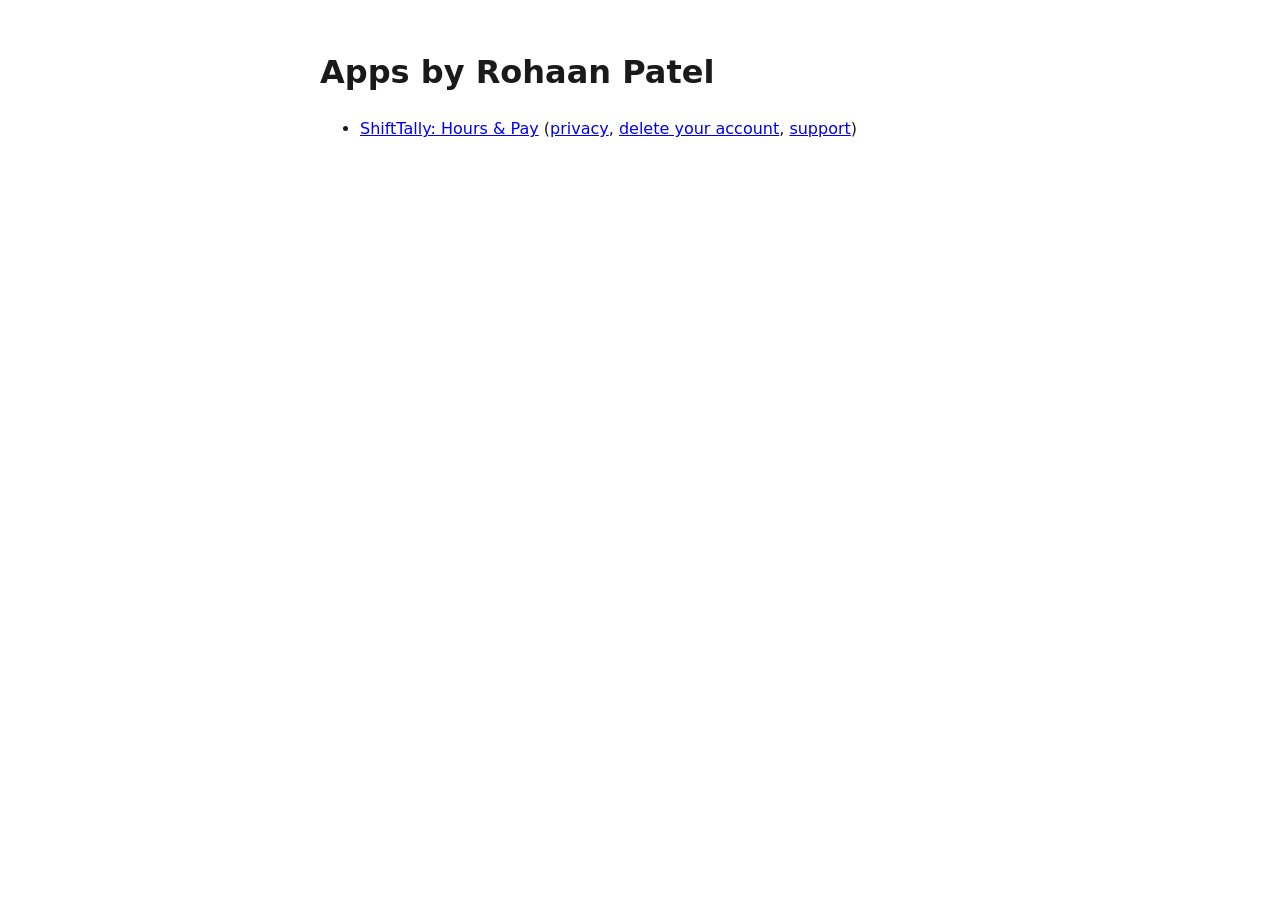
<file: index.html>
<!doctype html>
<html lang="en">
<head>
  <meta charset="utf-8">
  <meta name="viewport" content="width=device-width, initial-scale=1">
  <title>Apps by Rohaan Patel</title>
  <style>
    body { font-family: system-ui, sans-serif; max-width: 40rem; margin: 3rem auto; padding: 0 1rem; line-height: 1.5; color: #1a1a1a; background: #fff; }
    @media (prefers-color-scheme: dark) { body { color: #eee; background: #121212; } a { color: #9cc4ff; } }
  </style>
</head>
<body>
  <h1>Apps by Rohaan Patel</h1>
  <ul>
    <li><a href="shifttally/index.html">ShiftTally: Hours &amp; Pay</a>
      (<a href="shifttally/privacy.html">privacy</a>,
      <a href="shifttally/delete-account.html">delete your account</a>,
      <a href="shifttally/support.html">support</a>)</li>
  </ul>
</body>
</html>
</file>
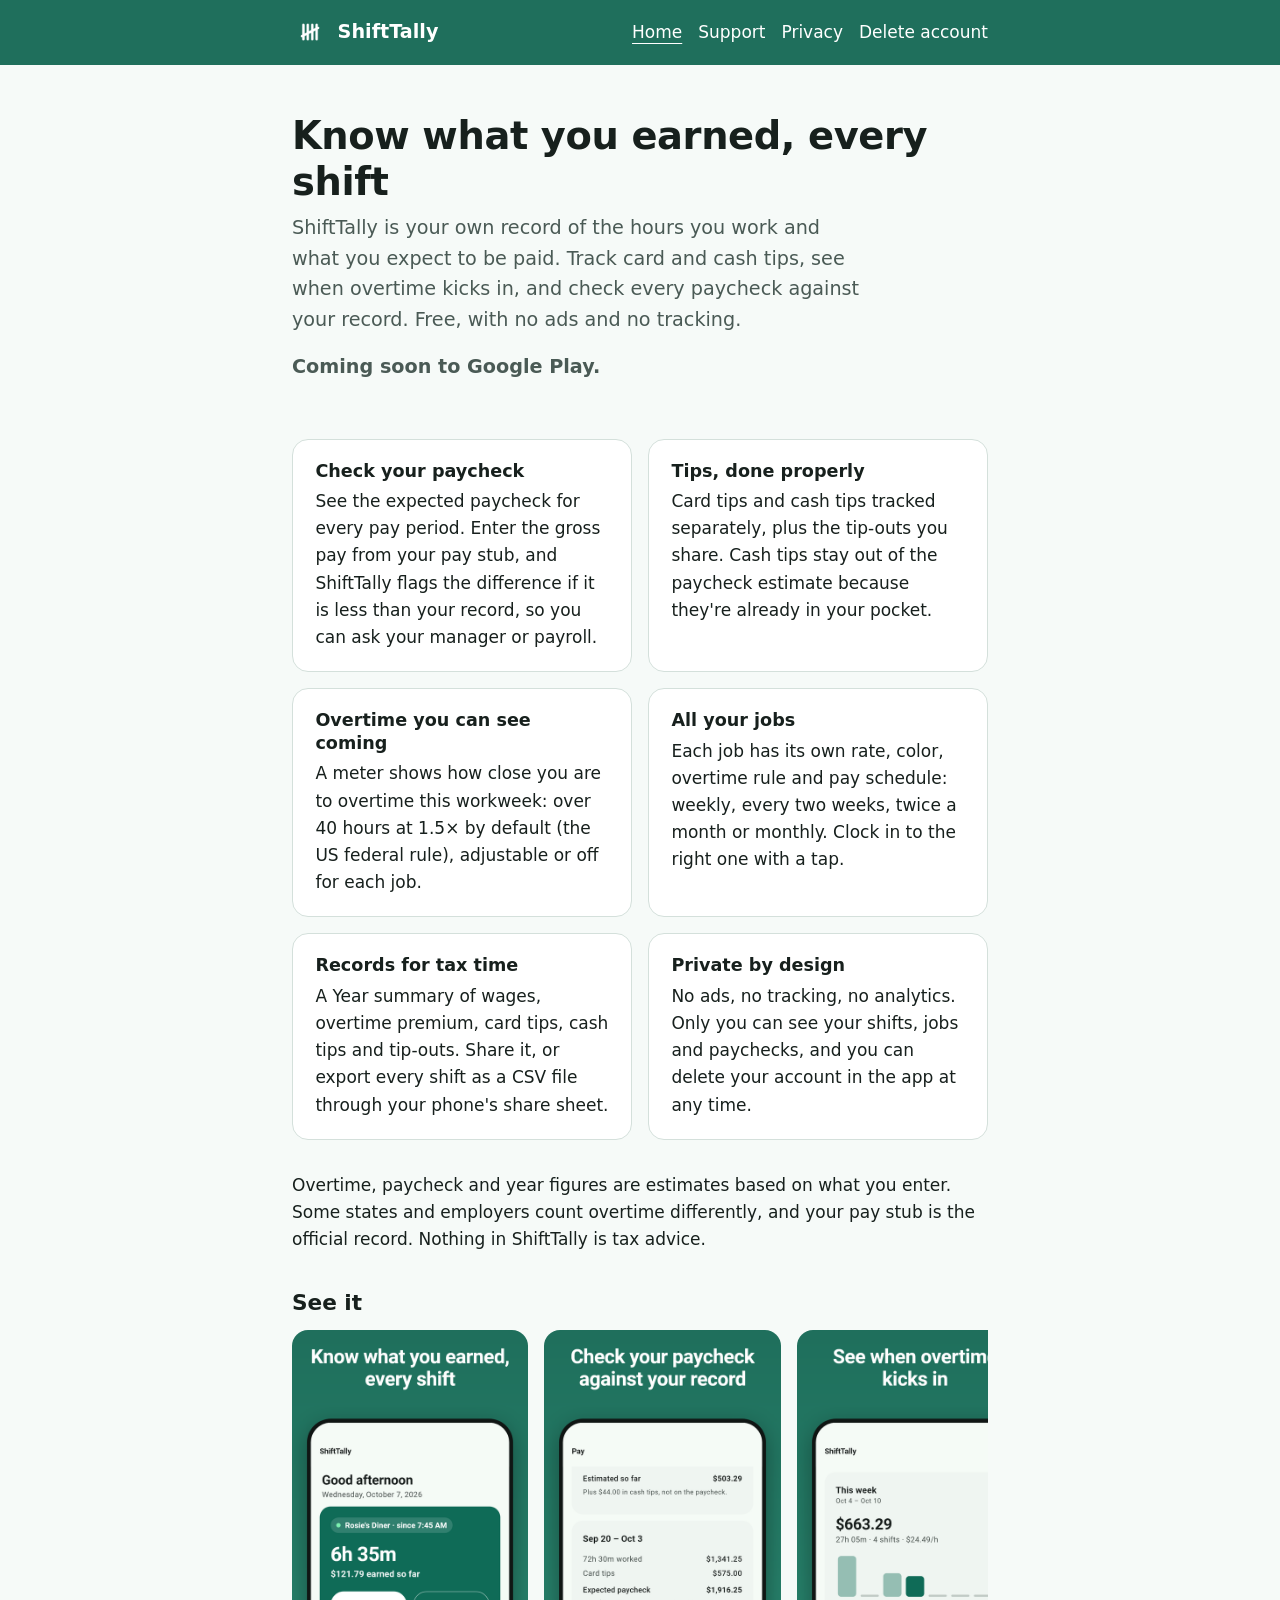
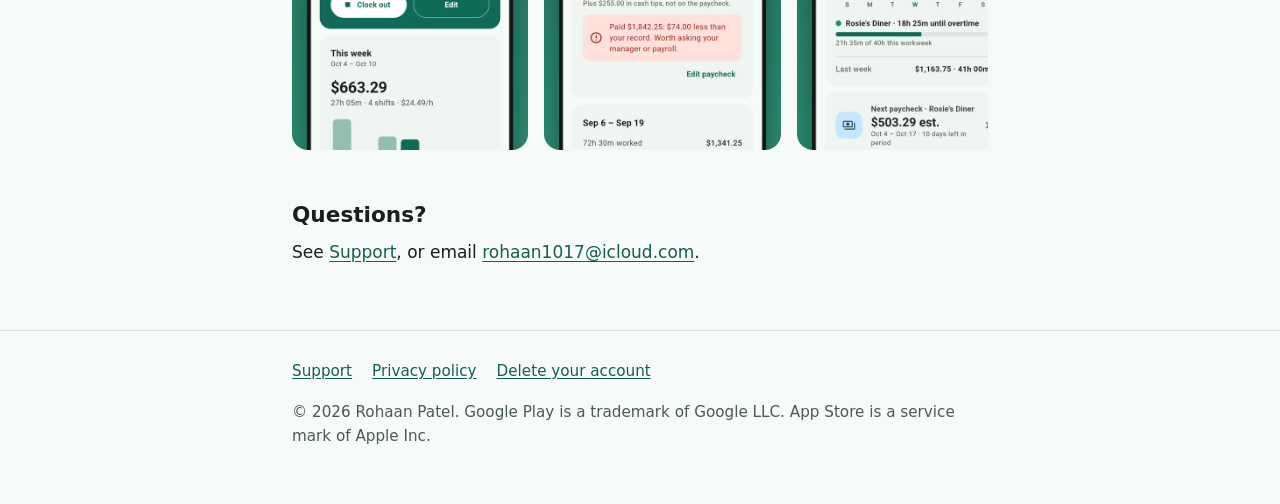
<file: shifttally/index.html>
<!DOCTYPE html>
<html lang="en">
<head>
  <meta charset="utf-8">
  <meta name="viewport" content="width=device-width, initial-scale=1">
  <title>ShiftTally: paychecks, tips and overtime for hourly workers</title>
  <meta name="description" content="Know what you earned, check each paycheck against your own record, and keep your tip and overtime records. Free, no ads, no tracking.">
  <meta name="theme-color" content="#1F6F5C">
  <link rel="icon" href="favicon.png" type="image/png">
  <link rel="stylesheet" href="style.css">
</head>
<body>
  <a class="skip" href="#main">Skip to content</a>
  <header class="site-header">
    <div class="wrap">
      <a class="brand" href="index.html"><img src="icon-192.png" alt="" width="36" height="36">ShiftTally</a>
      <nav aria-label="Site">
        <ul>
          <li><a href="index.html" aria-current="page">Home</a></li>
          <li><a href="support.html">Support</a></li>
          <li><a href="privacy.html">Privacy</a></li>
          <li><a href="delete-account.html">Delete account</a></li>
        </ul>
      </nav>
    </div>
  </header>
  <main id="main">
    <div class="wrap">
      <section class="hero">
        <h1>Know what you earned, every shift</h1>
        <p class="lead">ShiftTally is your own record of the hours you work and what you expect to be paid. Track card and cash tips, see when overtime kicks in, and check every paycheck against your record. Free, with no ads and no tracking.</p>
        <p class="lead"><strong>Coming soon to Google Play.</strong></p>
      </section>

      <ul class="features">
        <li class="card">
          <h2>Check your paycheck</h2>
          <p>See the expected paycheck for every pay period. Enter the gross pay from your pay stub, and ShiftTally flags the difference if it is less than your record, so you can ask your manager or payroll.</p>
        </li>
        <li class="card">
          <h2>Tips, done properly</h2>
          <p>Card tips and cash tips tracked separately, plus the tip-outs you share. Cash tips stay out of the paycheck estimate because they're already in your pocket.</p>
        </li>
        <li class="card">
          <h2>Overtime you can see coming</h2>
          <p>A meter shows how close you are to overtime this workweek: over 40 hours at 1.5&times; by default (the US federal rule), adjustable or off for each job.</p>
        </li>
        <li class="card">
          <h2>All your jobs</h2>
          <p>Each job has its own rate, color, overtime rule and pay schedule: weekly, every two weeks, twice a month or monthly. Clock in to the right one with a tap.</p>
        </li>
        <li class="card">
          <h2>Records for tax time</h2>
          <p>A Year summary of wages, overtime premium, card tips, cash tips and tip-outs. Share it, or export every shift as a CSV file through your phone's share sheet.</p>
        </li>
        <li class="card">
          <h2>Private by design</h2>
          <p>No ads, no tracking, no analytics. Only you can see your shifts, jobs and paychecks, and you can delete your account in the app at any time.</p>
        </li>
      </ul>

      <p>Overtime, paycheck and year figures are estimates based on what you enter. Some states and employers count overtime differently, and your pay stub is the official record. Nothing in ShiftTally is tax advice.</p>

      <h2>See it</h2>
      <div class="shots" role="group" aria-label="App screenshots" tabindex="0">
        <img src="img/01_on_shift.png" width="540" height="960" alt="Today screen, clocked in at Rosie's Diner since 12:45 PM: 6 hours 35 minutes worked and $121.79 earned so far, with Clock out and Edit buttons.">
        <img src="img/02_paycheck.png" width="540" height="960" alt="Pay screen for Sep 20 to Oct 3: expected paycheck $1,916.25; a red notice says paid $1,842.25, $74.00 less than your record, worth asking your manager or payroll.">
        <img src="img/03_week.png" width="540" height="960" alt="This week card: $663.29 over 27 hours 5 minutes and 4 shifts, a bar for each day, Rosie's Diner 18 hours 25 minutes until overtime, and the next paycheck estimated at $503.29.">
        <img src="img/06_year.png" width="540" height="960" alt="Year summary in dark mode: $5,818.79 earned in 2026 so far, with wages, overtime premium, card tips $1,422.00, cash tips $588.00 and tip-outs given.">
      </div>

      <h2>Questions?</h2>
      <p>See <a href="support.html">Support</a>, or email <a href="mailto:rohaan1017@icloud.com">rohaan1017@icloud.com</a>.</p>
    </div>
  </main>
  <footer class="site-footer">
    <div class="wrap">
      <ul>
        <li><a href="support.html">Support</a></li>
        <li><a href="privacy.html">Privacy policy</a></li>
        <li><a href="delete-account.html">Delete your account</a></li>
      </ul>
      <p>&copy; 2026 Rohaan Patel. Google Play is a trademark of Google LLC. App Store is a service mark of Apple Inc.</p>
    </div>
  </footer>
</body>
</html>
</file>
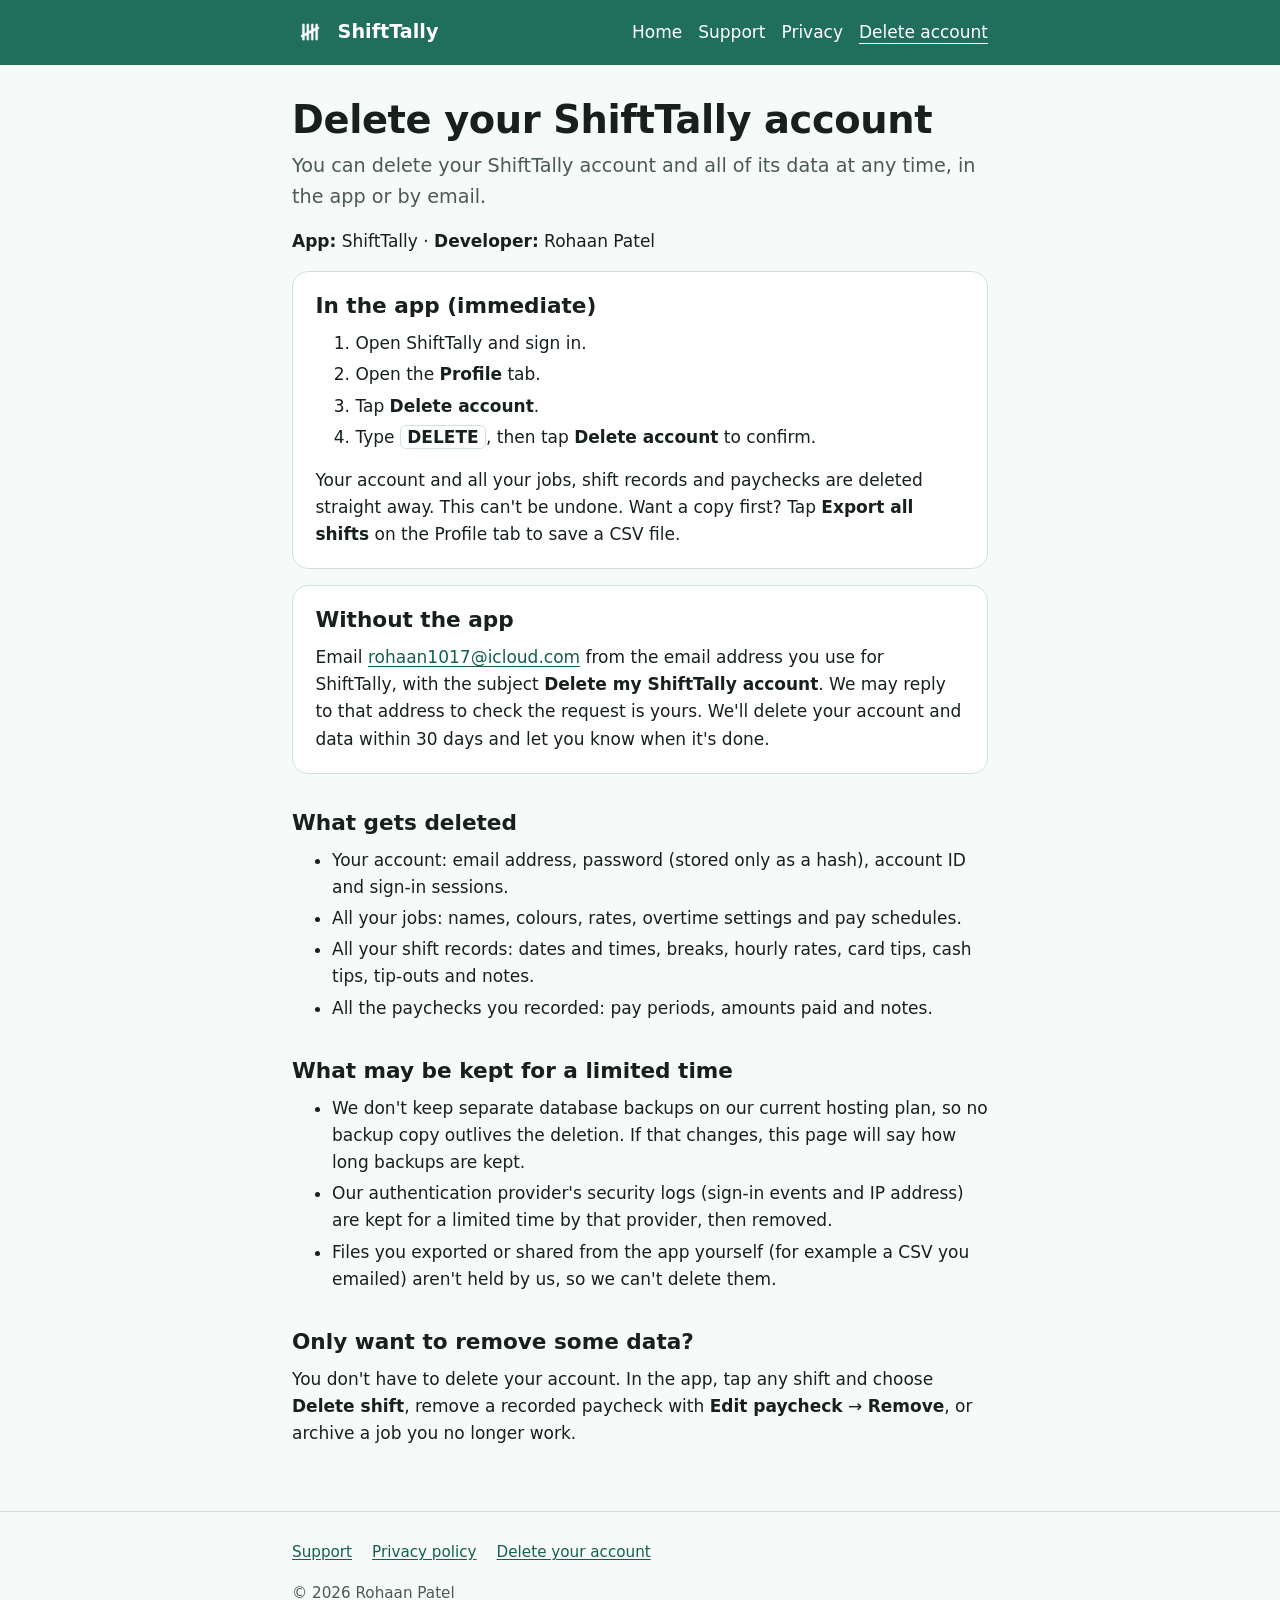
<file: shifttally/delete-account.html>
<!DOCTYPE html>
<html lang="en">
<head>
  <meta charset="utf-8">
  <meta name="viewport" content="width=device-width, initial-scale=1">
  <title>Delete your ShiftTally account</title>
  <meta name="description" content="How to delete your ShiftTally account and all of its data, in the app or by email.">
  <meta name="theme-color" content="#1F6F5C">
  <link rel="icon" href="favicon.png" type="image/png">
  <link rel="stylesheet" href="style.css">
</head>
<body>
  <a class="skip" href="#main">Skip to content</a>
  <header class="site-header">
    <div class="wrap">
      <a class="brand" href="index.html"><img src="icon-192.png" alt="" width="36" height="36">ShiftTally</a>
      <nav aria-label="Site">
        <ul>
          <li><a href="index.html">Home</a></li>
          <li><a href="support.html">Support</a></li>
          <li><a href="privacy.html">Privacy</a></li>
          <li><a href="delete-account.html" aria-current="page">Delete account</a></li>
        </ul>
      </nav>
    </div>
  </header>
  <main id="main">
    <div class="wrap">
      <h1>Delete your ShiftTally account</h1>
      <p class="lead">You can delete your ShiftTally account and all of its data at any time, in the app or by email.</p>
      <p><strong>App:</strong> ShiftTally &middot; <strong>Developer:</strong> Rohaan Patel</p>

      <section class="card" aria-labelledby="in-app">
        <h2 id="in-app" style="margin-top:0">In the app (immediate)</h2>
        <ol>
          <li>Open ShiftTally and sign in.</li>
          <li>Open the <strong>Profile</strong> tab.</li>
          <li>Tap <strong>Delete account</strong>.</li>
          <li>Type <kbd>DELETE</kbd>, then tap <strong>Delete account</strong> to confirm.</li>
        </ol>
        <p>Your account and all your jobs, shift records and paychecks are deleted straight away. This can't be undone. Want a copy first? Tap <strong>Export all shifts</strong> on the Profile tab to save a CSV file.</p>
      </section>

      <section class="card" aria-labelledby="by-email">
        <h2 id="by-email" style="margin-top:0">Without the app</h2>
        <p>Email <a href="mailto:rohaan1017@icloud.com?subject=Delete%20my%20ShiftTally%20account">rohaan1017@icloud.com</a> from the email address you use for ShiftTally, with the subject <strong>Delete my ShiftTally account</strong>. We may reply to that address to check the request is yours. We'll delete your account and data within 30 days and let you know when it's done.</p>
      </section>

      <h2>What gets deleted</h2>
      <ul>
        <li>Your account: email address, password (stored only as a hash), account ID and sign-in sessions.</li>
        <li>All your jobs: names, colours, rates, overtime settings and pay schedules.</li>
        <li>All your shift records: dates and times, breaks, hourly rates, card tips, cash tips, tip-outs and notes.</li>
        <li>All the paychecks you recorded: pay periods, amounts paid and notes.</li>
      </ul>

      <h2>What may be kept for a limited time</h2>
      <ul>
        <li>We don't keep separate database backups on our current hosting plan, so no backup copy outlives the deletion. If that changes, this page will say how long backups are kept.</li>
        <li>Our authentication provider's security logs (sign-in events and IP address) are kept for a limited time by that provider, then removed.</li>
        <li>Files you exported or shared from the app yourself (for example a CSV you emailed) aren't held by us, so we can't delete them.</li>
      </ul>

      <h2>Only want to remove some data?</h2>
      <p>You don't have to delete your account. In the app, tap any shift and choose <strong>Delete shift</strong>, remove a recorded paycheck with <strong>Edit paycheck</strong> &rarr; <strong>Remove</strong>, or archive a job you no longer work.</p>
    </div>
  </main>
  <footer class="site-footer">
    <div class="wrap">
      <ul>
        <li><a href="support.html">Support</a></li>
        <li><a href="privacy.html">Privacy policy</a></li>
        <li><a href="delete-account.html">Delete your account</a></li>
      </ul>
      <p>&copy; 2026 Rohaan Patel</p>
    </div>
  </footer>
</body>
</html>
</file>
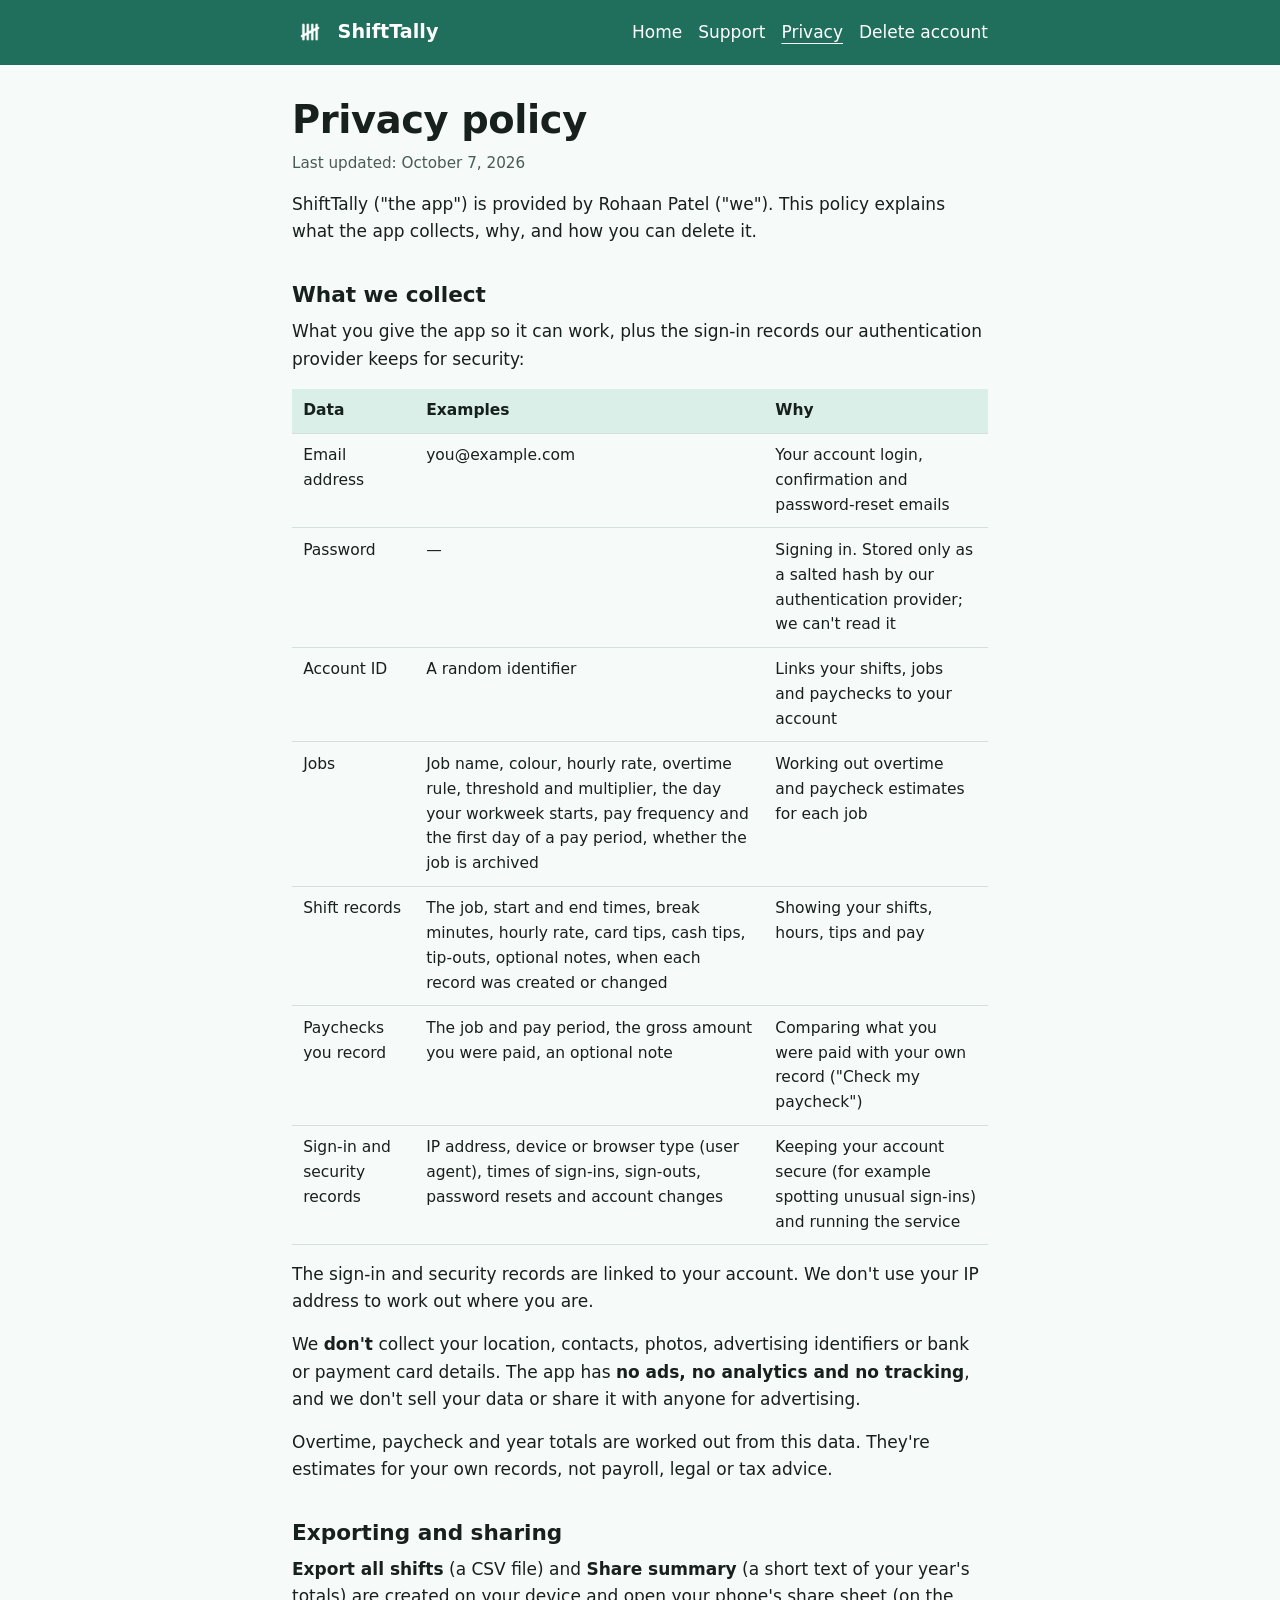
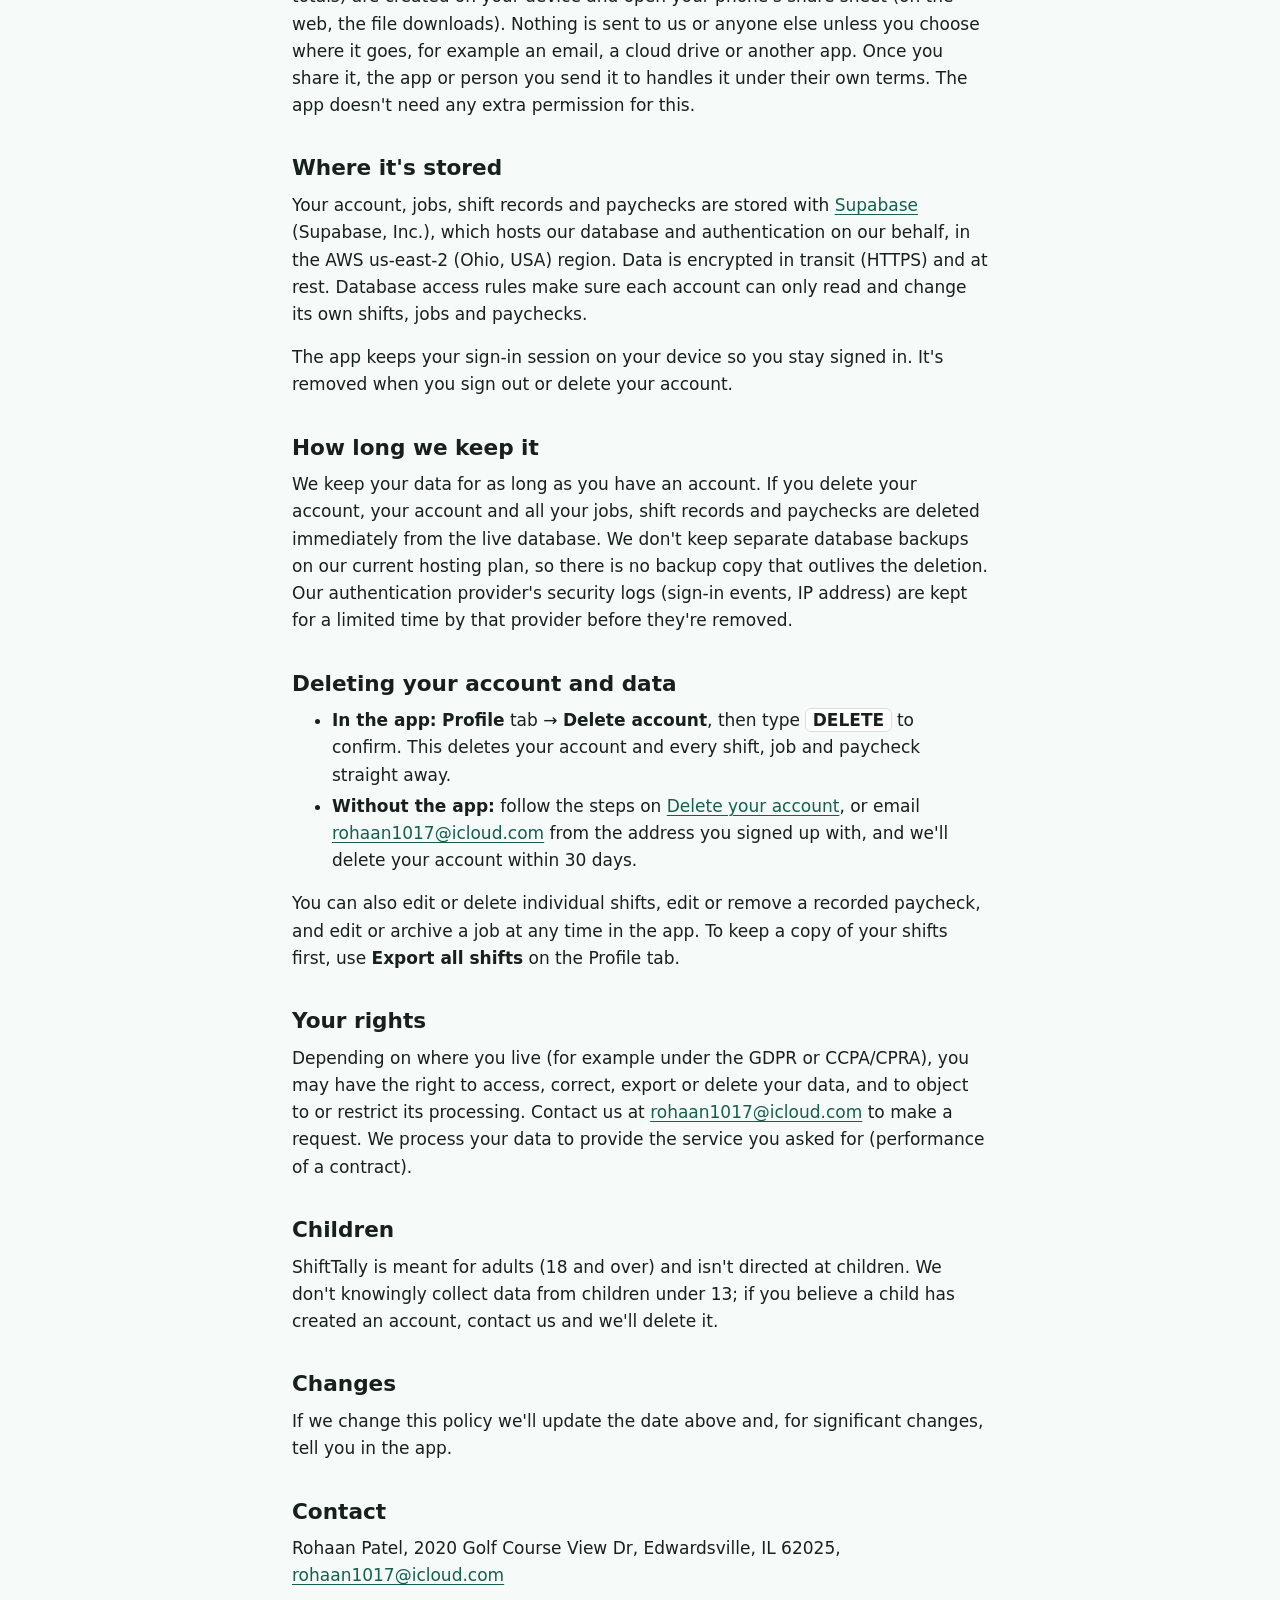
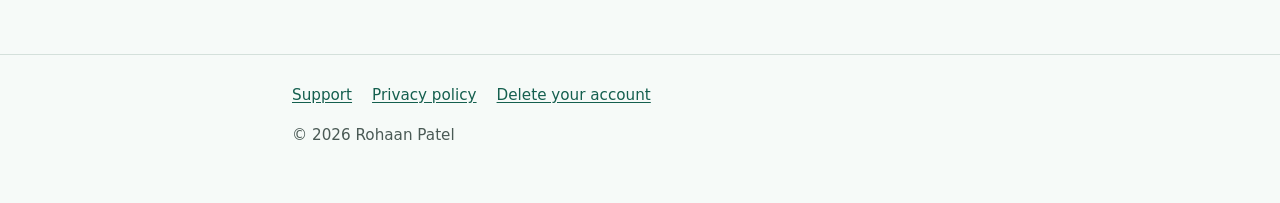
<file: shifttally/privacy.html>
<!DOCTYPE html>
<html lang="en">
<head>
  <meta charset="utf-8">
  <meta name="viewport" content="width=device-width, initial-scale=1">
  <title>Privacy policy | ShiftTally</title>
  <meta name="description" content="What ShiftTally collects, why, where it's stored and how to delete it.">
  <meta name="theme-color" content="#1F6F5C">
  <link rel="icon" href="favicon.png" type="image/png">
  <link rel="stylesheet" href="style.css">
</head>
<body>
  <a class="skip" href="#main">Skip to content</a>
  <header class="site-header">
    <div class="wrap">
      <a class="brand" href="index.html"><img src="icon-192.png" alt="" width="36" height="36">ShiftTally</a>
      <nav aria-label="Site">
        <ul>
          <li><a href="index.html">Home</a></li>
          <li><a href="support.html">Support</a></li>
          <li><a href="privacy.html" aria-current="page">Privacy</a></li>
          <li><a href="delete-account.html">Delete account</a></li>
        </ul>
      </nav>
    </div>
  </header>
  <main id="main">
    <div class="wrap">
      <h1>Privacy policy</h1>
      <p class="updated">Last updated: October 7, 2026</p>

      <p>ShiftTally ("the app") is provided by Rohaan Patel ("we"). This policy explains what the app collects, why, and how you can delete it.</p>

      <h2>What we collect</h2>
      <p>What you give the app so it can work, plus the sign-in records our authentication provider keeps for security:</p>
      <div class="table-wrap">
        <table>
          <thead>
            <tr><th scope="col">Data</th><th scope="col">Examples</th><th scope="col">Why</th></tr>
          </thead>
          <tbody>
            <tr>
              <td data-label="Data">Email address</td>
              <td data-label="Examples">you@example.com</td>
              <td data-label="Why">Your account login, confirmation and password-reset emails</td>
            </tr>
            <tr>
              <td data-label="Data">Password</td>
              <td data-label="Examples">&mdash;</td>
              <td data-label="Why">Signing in. Stored only as a salted hash by our authentication provider; we can't read it</td>
            </tr>
            <tr>
              <td data-label="Data">Account ID</td>
              <td data-label="Examples">A random identifier</td>
              <td data-label="Why">Links your shifts, jobs and paychecks to your account</td>
            </tr>
            <tr>
              <td data-label="Data">Jobs</td>
              <td data-label="Examples">Job name, colour, hourly rate, overtime rule, threshold and multiplier, the day your workweek starts, pay frequency and the first day of a pay period, whether the job is archived</td>
              <td data-label="Why">Working out overtime and paycheck estimates for each job</td>
            </tr>
            <tr>
              <td data-label="Data">Shift records</td>
              <td data-label="Examples">The job, start and end times, break minutes, hourly rate, card tips, cash tips, tip-outs, optional notes, when each record was created or changed</td>
              <td data-label="Why">Showing your shifts, hours, tips and pay</td>
            </tr>
            <tr>
              <td data-label="Data">Paychecks you record</td>
              <td data-label="Examples">The job and pay period, the gross amount you were paid, an optional note</td>
              <td data-label="Why">Comparing what you were paid with your own record ("Check my paycheck")</td>
            </tr>
            <tr>
              <td data-label="Data">Sign-in and security records</td>
              <td data-label="Examples">IP address, device or browser type (user agent), times of sign-ins, sign-outs, password resets and account changes</td>
              <td data-label="Why">Keeping your account secure (for example spotting unusual sign-ins) and running the service</td>
            </tr>
          </tbody>
        </table>
      </div>
      <p>The sign-in and security records are linked to your account. We don't use your IP address to work out where you are.</p>
      <p>We <strong>don't</strong> collect your location, contacts, photos, advertising identifiers or bank or payment card details. The app has <strong>no ads, no analytics and no tracking</strong>, and we don't sell your data or share it with anyone for advertising.</p>
      <p>Overtime, paycheck and year totals are worked out from this data. They're estimates for your own records, not payroll, legal or tax advice.</p>

      <h2>Exporting and sharing</h2>
      <p><strong>Export all shifts</strong> (a CSV file) and <strong>Share summary</strong> (a short text of your year's totals) are created on your device and open your phone's share sheet (on the web, the file downloads). Nothing is sent to us or anyone else unless you choose where it goes, for example an email, a cloud drive or another app. Once you share it, the app or person you send it to handles it under their own terms. The app doesn't need any extra permission for this.</p>

      <h2>Where it's stored</h2>
      <p>Your account, jobs, shift records and paychecks are stored with <a href="https://supabase.com">Supabase</a> (Supabase, Inc.), which hosts our database and authentication on our behalf, in the AWS us-east-2 (Ohio, USA) region. Data is encrypted in transit (HTTPS) and at rest. Database access rules make sure each account can only read and change its own shifts, jobs and paychecks.</p>
      <p>The app keeps your sign-in session on your device so you stay signed in. It's removed when you sign out or delete your account.</p>

      <h2>How long we keep it</h2>
      <p>We keep your data for as long as you have an account. If you delete your account, your account and all your jobs, shift records and paychecks are deleted immediately from the live database. We don't keep separate database backups on our current hosting plan, so there is no backup copy that outlives the deletion. Our authentication provider's security logs (sign-in events, IP address) are kept for a limited time by that provider before they're removed.</p>

      <h2>Deleting your account and data</h2>
      <ul>
        <li><strong>In the app:</strong> <strong>Profile</strong> tab &rarr; <strong>Delete account</strong>, then type <kbd>DELETE</kbd> to confirm. This deletes your account and every shift, job and paycheck straight away.</li>
        <li><strong>Without the app:</strong> follow the steps on <a href="delete-account.html">Delete your account</a>, or email <a href="mailto:rohaan1017@icloud.com">rohaan1017@icloud.com</a> from the address you signed up with, and we'll delete your account within 30 days.</li>
      </ul>
      <p>You can also edit or delete individual shifts, edit or remove a recorded paycheck, and edit or archive a job at any time in the app. To keep a copy of your shifts first, use <strong>Export all shifts</strong> on the Profile tab.</p>

      <h2>Your rights</h2>
      <p>Depending on where you live (for example under the GDPR or CCPA/CPRA), you may have the right to access, correct, export or delete your data, and to object to or restrict its processing. Contact us at <a href="mailto:rohaan1017@icloud.com">rohaan1017@icloud.com</a> to make a request. We process your data to provide the service you asked for (performance of a contract).</p>

      <h2>Children</h2>
      <p>ShiftTally is meant for adults (18 and over) and isn't directed at children. We don't knowingly collect data from children under 13; if you believe a child has created an account, contact us and we'll delete it.</p>

      <h2>Changes</h2>
      <p>If we change this policy we'll update the date above and, for significant changes, tell you in the app.</p>

      <h2>Contact</h2>
      <p>Rohaan Patel, 2020 Golf Course View Dr, Edwardsville, IL 62025, <a href="mailto:rohaan1017@icloud.com">rohaan1017@icloud.com</a></p>
    </div>
  </main>
  <footer class="site-footer">
    <div class="wrap">
      <ul>
        <li><a href="support.html">Support</a></li>
        <li><a href="privacy.html">Privacy policy</a></li>
        <li><a href="delete-account.html">Delete your account</a></li>
      </ul>
      <p>&copy; 2026 Rohaan Patel</p>
    </div>
  </footer>
</body>
</html>
</file>
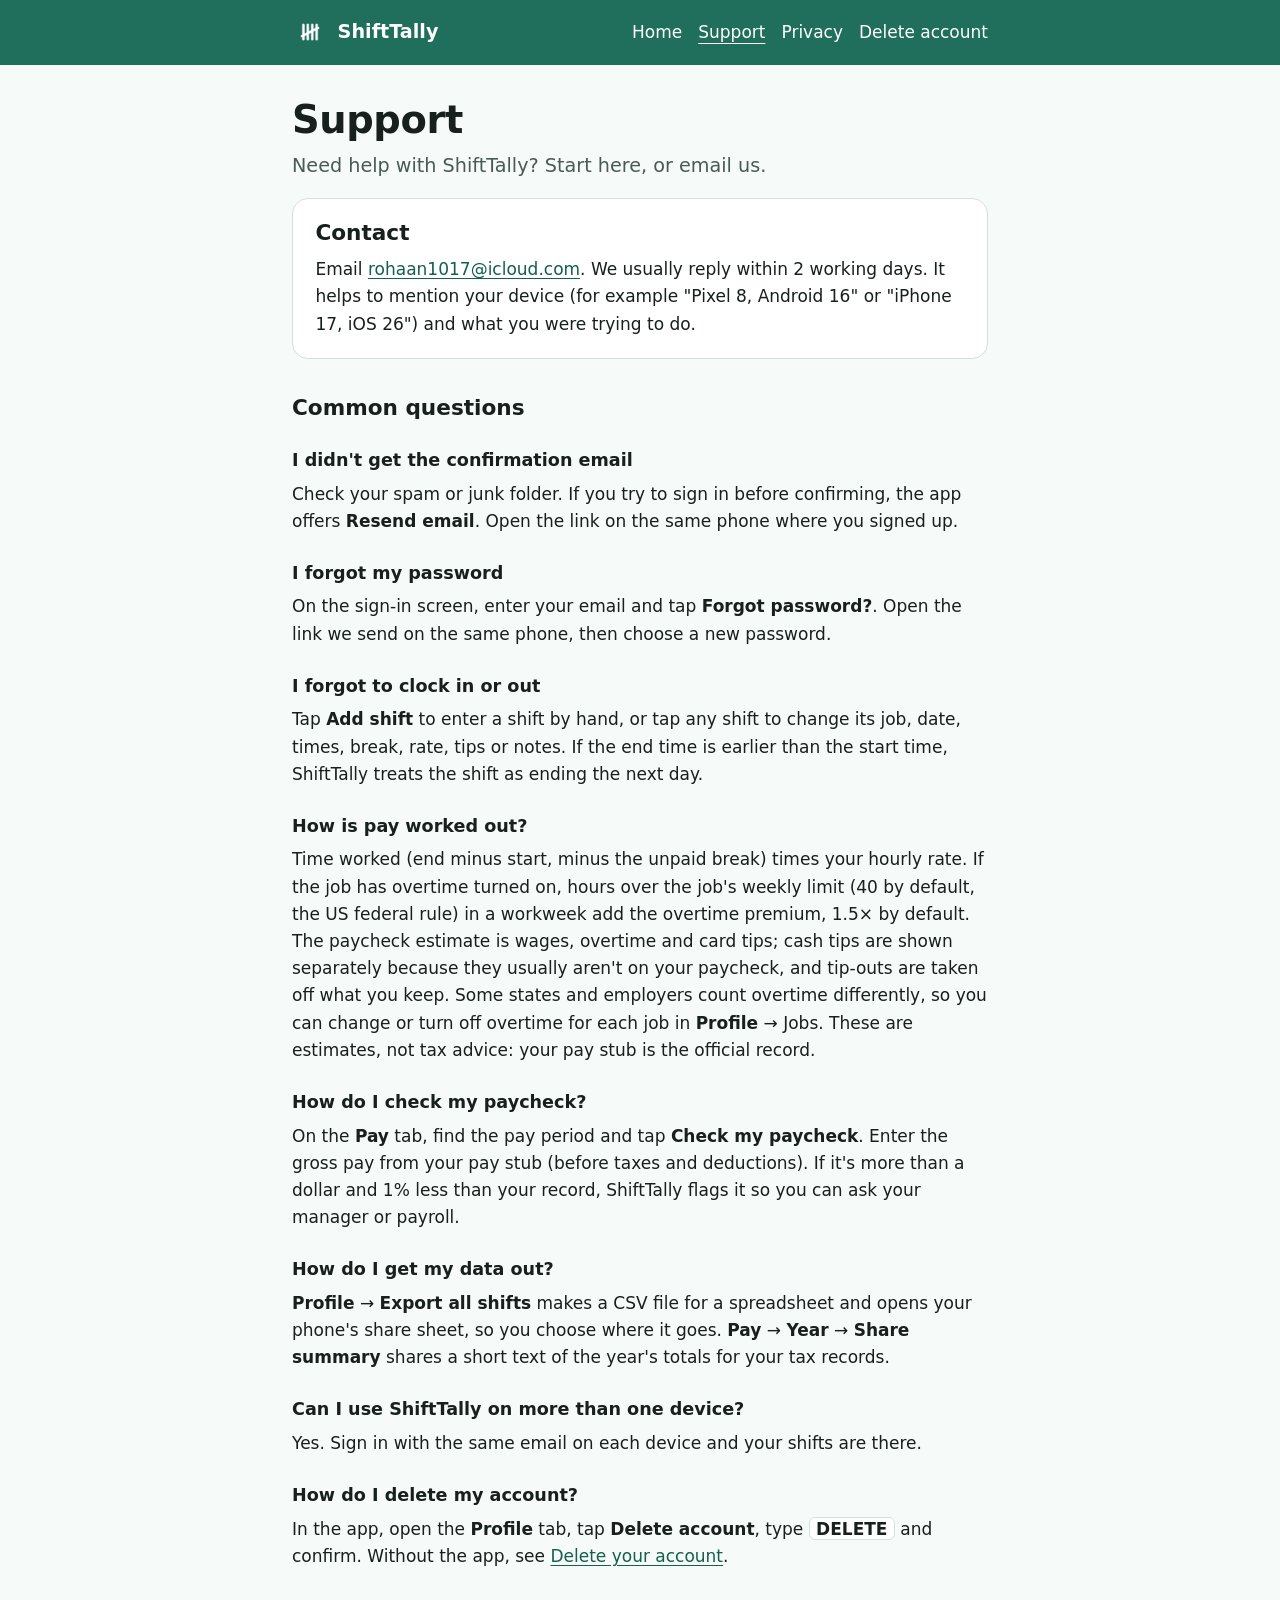
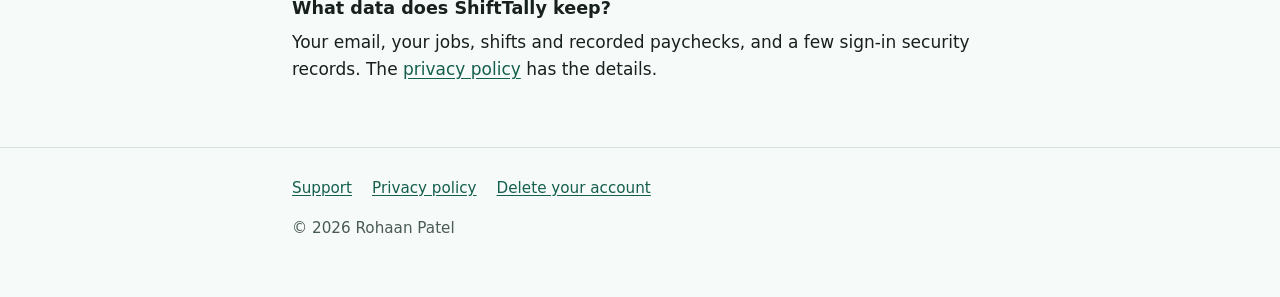
<file: shifttally/support.html>
<!DOCTYPE html>
<html lang="en">
<head>
  <meta charset="utf-8">
  <meta name="viewport" content="width=device-width, initial-scale=1">
  <title>Support | ShiftTally</title>
  <meta name="description" content="Help with ShiftTally: signing in, tracking shifts, checking paychecks, exporting and deleting your account.">
  <meta name="theme-color" content="#1F6F5C">
  <link rel="icon" href="favicon.png" type="image/png">
  <link rel="stylesheet" href="style.css">
</head>
<body>
  <a class="skip" href="#main">Skip to content</a>
  <header class="site-header">
    <div class="wrap">
      <a class="brand" href="index.html"><img src="icon-192.png" alt="" width="36" height="36">ShiftTally</a>
      <nav aria-label="Site">
        <ul>
          <li><a href="index.html">Home</a></li>
          <li><a href="support.html" aria-current="page">Support</a></li>
          <li><a href="privacy.html">Privacy</a></li>
          <li><a href="delete-account.html">Delete account</a></li>
        </ul>
      </nav>
    </div>
  </header>
  <main id="main">
    <div class="wrap">
      <h1>Support</h1>
      <p class="lead">Need help with ShiftTally? Start here, or email us.</p>

      <section class="card" aria-labelledby="contact">
        <h2 id="contact" style="margin-top:0">Contact</h2>
        <p>Email <a href="mailto:rohaan1017@icloud.com">rohaan1017@icloud.com</a>. We usually reply within 2 working days. It helps to mention your device (for example "Pixel 8, Android 16" or "iPhone 17, iOS 26") and what you were trying to do.</p>
      </section>

      <h2>Common questions</h2>

      <h3>I didn't get the confirmation email</h3>
      <p>Check your spam or junk folder. If you try to sign in before confirming, the app offers <strong>Resend email</strong>. Open the link on the same phone where you signed up.</p>

      <h3>I forgot my password</h3>
      <p>On the sign-in screen, enter your email and tap <strong>Forgot password?</strong>. Open the link we send on the same phone, then choose a new password.</p>

      <h3>I forgot to clock in or out</h3>
      <p>Tap <strong>Add shift</strong> to enter a shift by hand, or tap any shift to change its job, date, times, break, rate, tips or notes. If the end time is earlier than the start time, ShiftTally treats the shift as ending the next day.</p>

      <h3>How is pay worked out?</h3>
      <p>Time worked (end minus start, minus the unpaid break) times your hourly rate. If the job has overtime turned on, hours over the job's weekly limit (40 by default, the US federal rule) in a workweek add the overtime premium, 1.5&times; by default. The paycheck estimate is wages, overtime and card tips; cash tips are shown separately because they usually aren't on your paycheck, and tip-outs are taken off what you keep. Some states and employers count overtime differently, so you can change or turn off overtime for each job in <strong>Profile</strong> &rarr; Jobs. These are estimates, not tax advice: your pay stub is the official record.</p>

      <h3>How do I check my paycheck?</h3>
      <p>On the <strong>Pay</strong> tab, find the pay period and tap <strong>Check my paycheck</strong>. Enter the gross pay from your pay stub (before taxes and deductions). If it's more than a dollar and 1% less than your record, ShiftTally flags it so you can ask your manager or payroll.</p>

      <h3>How do I get my data out?</h3>
      <p><strong>Profile</strong> &rarr; <strong>Export all shifts</strong> makes a CSV file for a spreadsheet and opens your phone's share sheet, so you choose where it goes. <strong>Pay</strong> &rarr; <strong>Year</strong> &rarr; <strong>Share summary</strong> shares a short text of the year's totals for your tax records.</p>

      <h3>Can I use ShiftTally on more than one device?</h3>
      <p>Yes. Sign in with the same email on each device and your shifts are there.</p>

      <h3>How do I delete my account?</h3>
      <p>In the app, open the <strong>Profile</strong> tab, tap <strong>Delete account</strong>, type <kbd>DELETE</kbd> and confirm. Without the app, see <a href="delete-account.html">Delete your account</a>.</p>

      <h3>What data does ShiftTally keep?</h3>
      <p>Your email, your jobs, shifts and recorded paychecks, and a few sign-in security records. The <a href="privacy.html">privacy policy</a> has the details.</p>
    </div>
  </main>
  <footer class="site-footer">
    <div class="wrap">
      <ul>
        <li><a href="support.html">Support</a></li>
        <li><a href="privacy.html">Privacy policy</a></li>
        <li><a href="delete-account.html">Delete your account</a></li>
      </ul>
      <p>&copy; 2026 Rohaan Patel</p>
    </div>
  </footer>
</body>
</html>
</file>
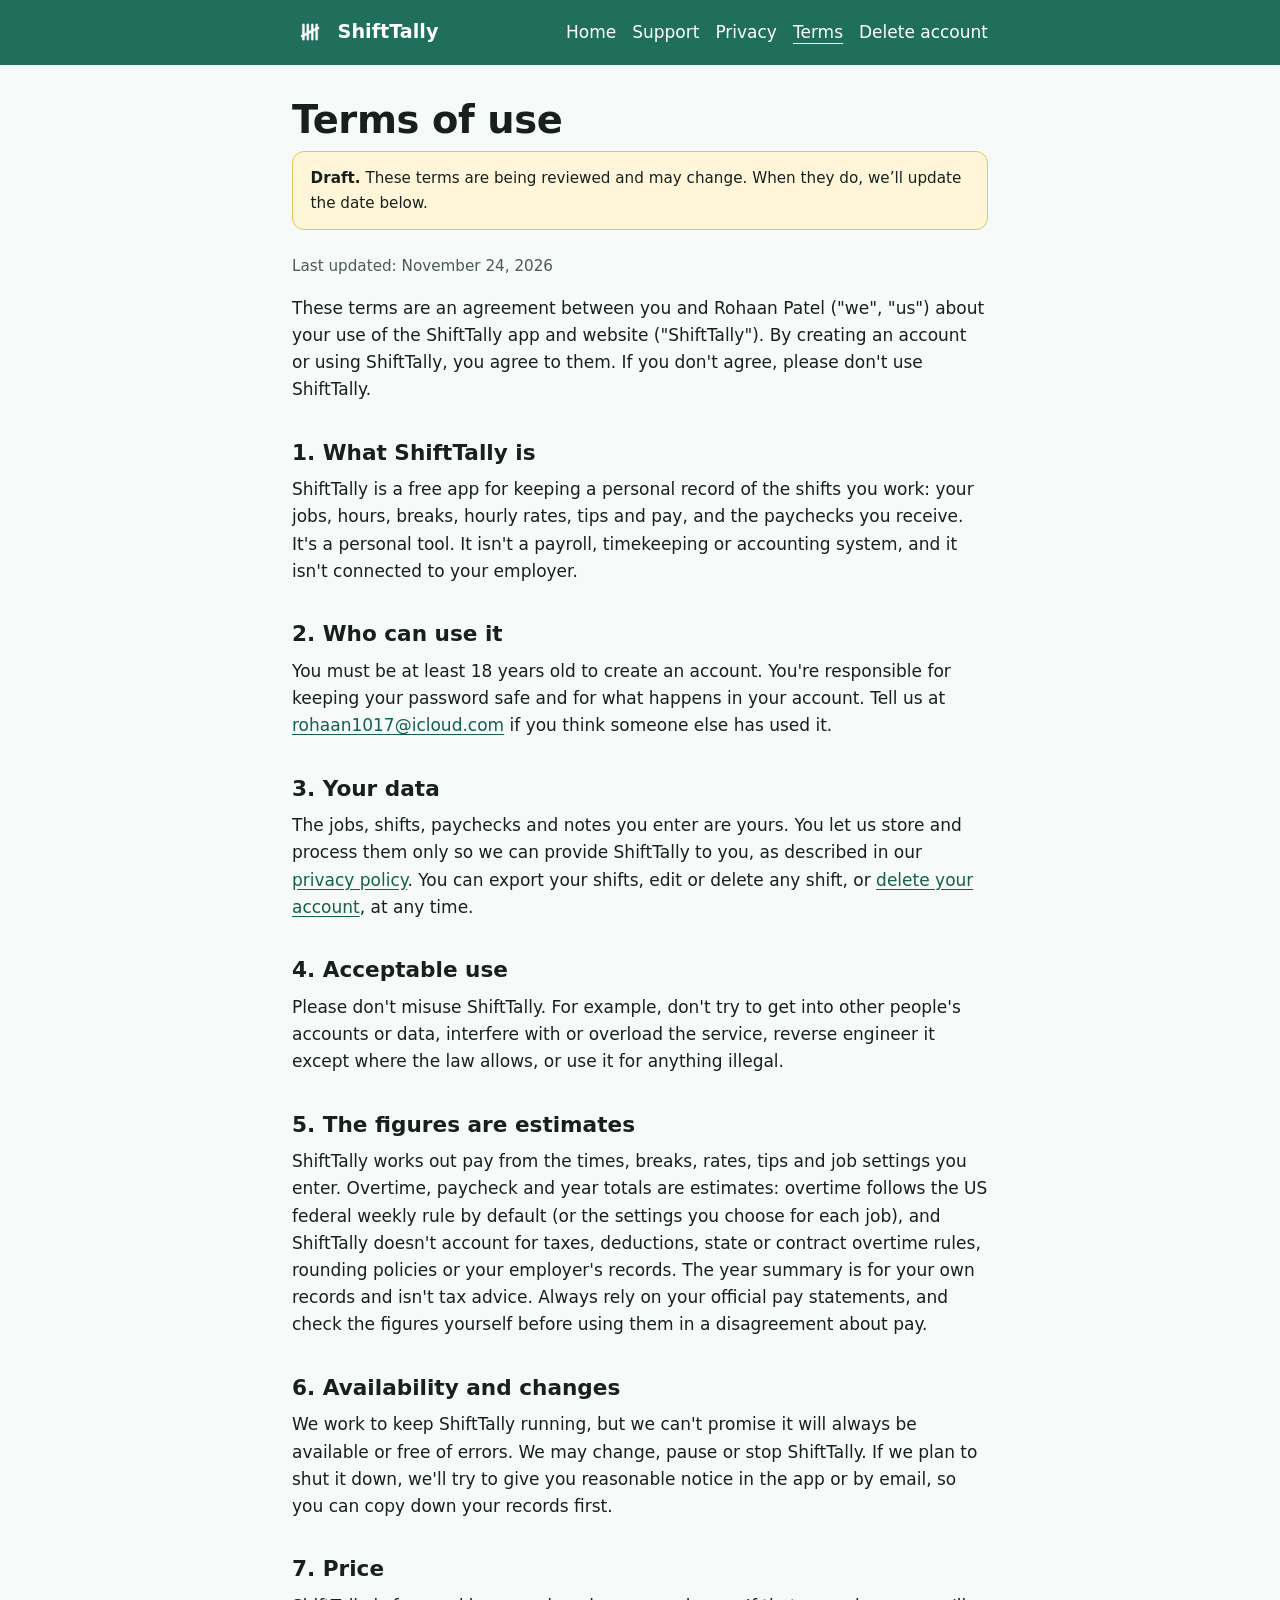
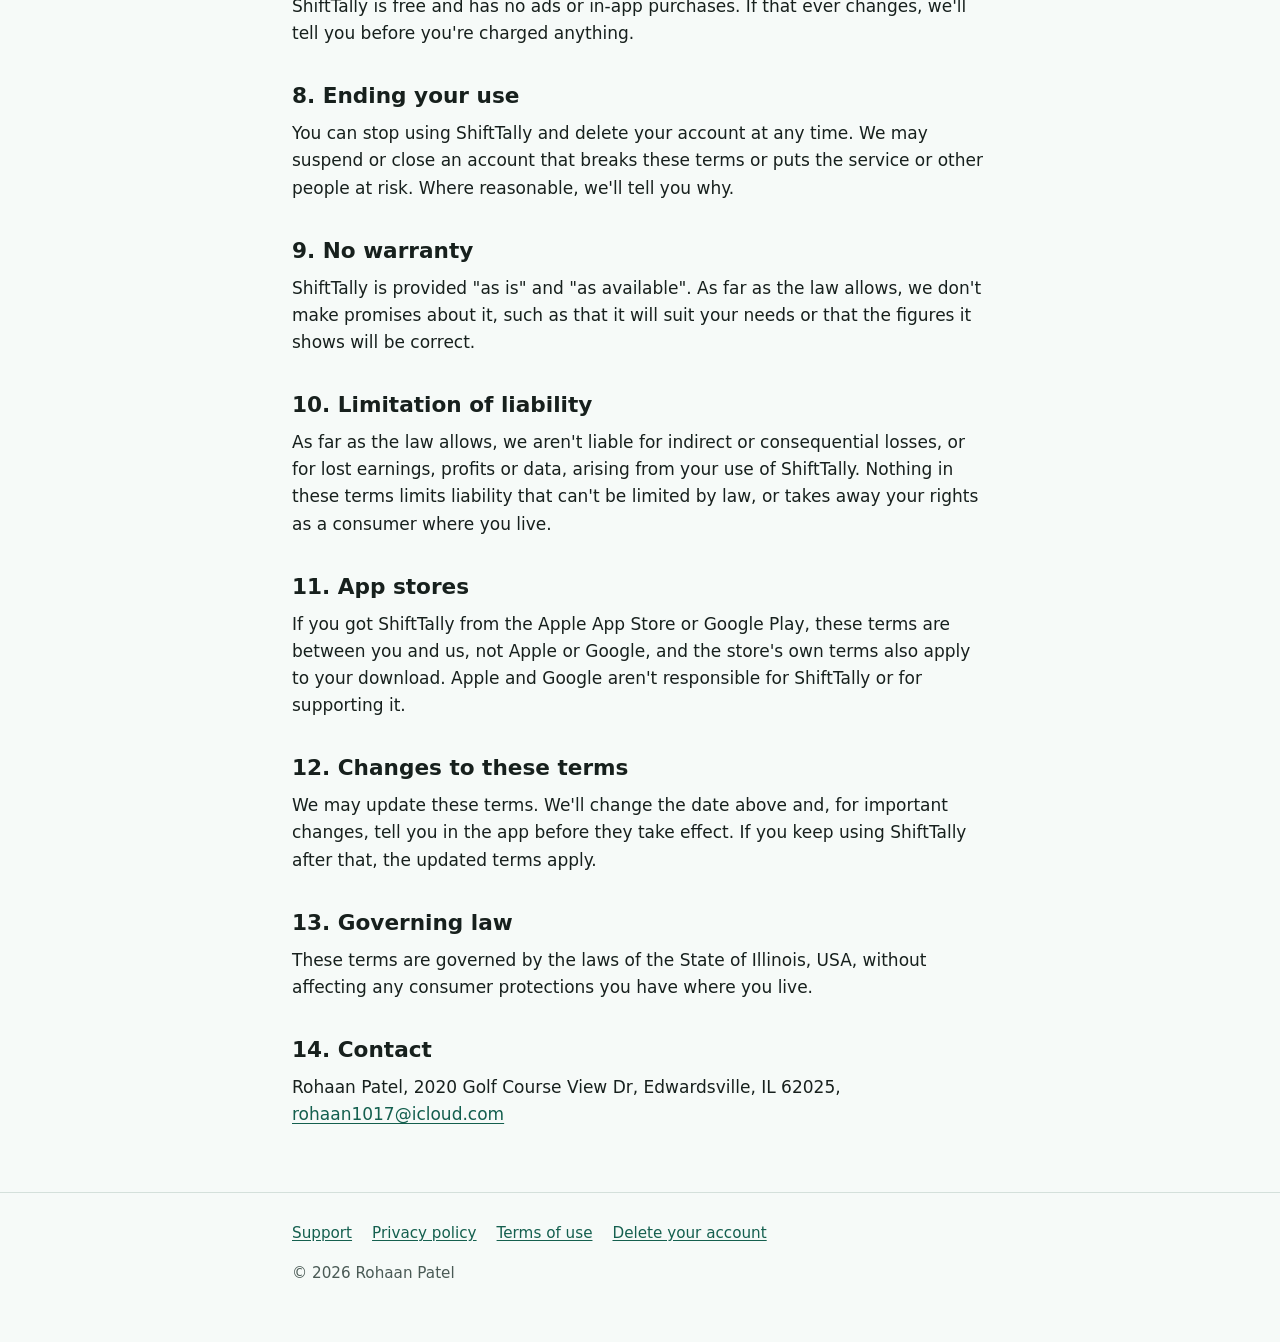
<file: shifttally/terms.html>
<!DOCTYPE html>
<html lang="en">
<head>
  <meta charset="utf-8">
  <meta name="viewport" content="width=device-width, initial-scale=1">
  <title>Terms of use | ShiftTally</title>
  <meta name="description" content="The terms for using the ShiftTally app.">
  <meta name="theme-color" content="#1F6F5C">
  <link rel="icon" href="favicon.png" type="image/png">
  <link rel="stylesheet" href="style.css">
</head>
<body>
  <a class="skip" href="#main">Skip to content</a>
  <header class="site-header">
    <div class="wrap">
      <a class="brand" href="index.html"><img src="icon-192.png" alt="" width="36" height="36">ShiftTally</a>
      <nav aria-label="Site">
        <ul>
          <li><a href="index.html">Home</a></li>
          <li><a href="support.html">Support</a></li>
          <li><a href="privacy.html">Privacy</a></li>
          <li><a href="terms.html" aria-current="page">Terms</a></li>
          <li><a href="delete-account.html">Delete account</a></li>
        </ul>
      </nav>
    </div>
  </header>
  <main id="main">
    <div class="wrap">
      <h1>Terms of use</h1>
      <p class="note"><strong>Draft.</strong> These terms are being reviewed and may change. When they do, we&rsquo;ll update the date below.</p>
      <p class="updated">Last updated: November 24, 2026</p>

      <p>These terms are an agreement between you and Rohaan Patel ("we", "us") about your use of the ShiftTally app and website ("ShiftTally"). By creating an account or using ShiftTally, you agree to them. If you don't agree, please don't use ShiftTally.</p>

      <h2>1. What ShiftTally is</h2>
      <p>ShiftTally is a free app for keeping a personal record of the shifts you work: your jobs, hours, breaks, hourly rates, tips and pay, and the paychecks you receive. It's a personal tool. It isn't a payroll, timekeeping or accounting system, and it isn't connected to your employer.</p>

      <h2>2. Who can use it</h2>
      <p>You must be at least 18 years old to create an account. You're responsible for keeping your password safe and for what happens in your account. Tell us at <a href="mailto:rohaan1017@icloud.com">rohaan1017@icloud.com</a> if you think someone else has used it.</p>

      <h2>3. Your data</h2>
      <p>The jobs, shifts, paychecks and notes you enter are yours. You let us store and process them only so we can provide ShiftTally to you, as described in our <a href="privacy.html">privacy policy</a>. You can export your shifts, edit or delete any shift, or <a href="delete-account.html">delete your account</a>, at any time.</p>

      <h2>4. Acceptable use</h2>
      <p>Please don't misuse ShiftTally. For example, don't try to get into other people's accounts or data, interfere with or overload the service, reverse engineer it except where the law allows, or use it for anything illegal.</p>

      <h2>5. The figures are estimates</h2>
      <p>ShiftTally works out pay from the times, breaks, rates, tips and job settings you enter. Overtime, paycheck and year totals are estimates: overtime follows the US federal weekly rule by default (or the settings you choose for each job), and ShiftTally doesn't account for taxes, deductions, state or contract overtime rules, rounding policies or your employer's records. The year summary is for your own records and isn't tax advice. Always rely on your official pay statements, and check the figures yourself before using them in a disagreement about pay.</p>

      <h2>6. Availability and changes</h2>
      <p>We work to keep ShiftTally running, but we can't promise it will always be available or free of errors. We may change, pause or stop ShiftTally. If we plan to shut it down, we'll try to give you reasonable notice in the app or by email, so you can copy down your records first.</p>

      <h2>7. Price</h2>
      <p>ShiftTally is free and has no ads or in-app purchases. If that ever changes, we'll tell you before you're charged anything.</p>

      <h2>8. Ending your use</h2>
      <p>You can stop using ShiftTally and delete your account at any time. We may suspend or close an account that breaks these terms or puts the service or other people at risk. Where reasonable, we'll tell you why.</p>

      <h2>9. No warranty</h2>
      <p>ShiftTally is provided "as is" and "as available". As far as the law allows, we don't make promises about it, such as that it will suit your needs or that the figures it shows will be correct.</p>

      <h2>10. Limitation of liability</h2>
      <p>As far as the law allows, we aren't liable for indirect or consequential losses, or for lost earnings, profits or data, arising from your use of ShiftTally. Nothing in these terms limits liability that can't be limited by law, or takes away your rights as a consumer where you live.</p>

      <h2>11. App stores</h2>
      <p>If you got ShiftTally from the Apple App Store or Google Play, these terms are between you and us, not Apple or Google, and the store's own terms also apply to your download. Apple and Google aren't responsible for ShiftTally or for supporting it.</p>

      <h2>12. Changes to these terms</h2>
      <p>We may update these terms. We'll change the date above and, for important changes, tell you in the app before they take effect. If you keep using ShiftTally after that, the updated terms apply.</p>

      <h2>13. Governing law</h2>
      <p>These terms are governed by the laws of the State of Illinois, USA, without affecting any consumer protections you have where you live.</p>

      <h2>14. Contact</h2>
      <p>Rohaan Patel, 2020 Golf Course View Dr, Edwardsville, IL 62025, <a href="mailto:rohaan1017@icloud.com">rohaan1017@icloud.com</a></p>
    </div>
  </main>
  <footer class="site-footer">
    <div class="wrap">
      <ul>
        <li><a href="support.html">Support</a></li>
        <li><a href="privacy.html">Privacy policy</a></li>
        <li><a href="terms.html">Terms of use</a></li>
        <li><a href="delete-account.html">Delete your account</a></li>
      </ul>
      <p>&copy; 2026 Rohaan Patel</p>
    </div>
  </footer>
</body>
</html>
</file>
<file: shifttally/style.css>
/* ShiftTally site: one small stylesheet for every page. Brand #1F6F5C. */
:root {
  --brand: #1f6f5c;
  --brand-strong: #145041;
  --brand-soft: #d9efe7;
  --bg: #f6faf8;
  --surface: #ffffff;
  --text: #17201d;
  --muted: #4a5a55;
  --border: #d4e0db;
  --link: #145f4e;
  --note-bg: #fff6d9;
  --note-border: #e5c55a;
  color-scheme: light dark;
}

@media (prefers-color-scheme: dark) {
  :root {
    --brand: #5fcaa9;
    --brand-strong: #8fe0c6;
    --brand-soft: #173a31;
    --bg: #0f1614;
    --surface: #17201d;
    --text: #e6efeb;
    --muted: #a9bbb4;
    --border: #2b3a35;
    --link: #8fe0c6;
    --note-bg: #3a3218;
    --note-border: #8d7a2e;
  }
}

*, *::before, *::after { box-sizing: border-box; }

html { -webkit-text-size-adjust: 100%; }

body {
  margin: 0;
  background: var(--bg);
  color: var(--text);
  font: 1.0625rem/1.6 system-ui, -apple-system, "Segoe UI", Roboto, "Helvetica Neue", Arial, sans-serif;
}

.skip {
  position: absolute;
  left: -999px;
  top: 0;
  padding: .5rem 1rem;
  background: var(--surface);
  color: var(--text);
  z-index: 10;
}
.skip:focus { left: 1rem; top: 1rem; }

a { color: var(--link); text-underline-offset: .15em; }
a:hover { text-decoration-thickness: 2px; }
:focus-visible { outline: 3px solid var(--brand); outline-offset: 2px; border-radius: 4px; }

.wrap { width: 100%; max-width: 46rem; margin: 0 auto; padding: 0 1.25rem; }

/* Header */
.site-header {
  background: #1f6f5c;
  color: #fff;
}
.site-header .wrap {
  display: flex;
  flex-wrap: wrap;
  align-items: center;
  justify-content: space-between;
  gap: .5rem 1.5rem;
  padding-top: .9rem;
  padding-bottom: .9rem;
}
.brand {
  display: inline-flex;
  align-items: center;
  gap: .6rem;
  color: #fff;
  font-weight: 700;
  font-size: 1.2rem;
  text-decoration: none;
}
.brand img { width: 36px; height: 36px; border-radius: 9px; }
.site-header nav ul {
  display: flex;
  flex-wrap: wrap;
  gap: .25rem 1rem;
  margin: 0;
  padding: 0;
  list-style: none;
}
.site-header nav a { color: #fff; text-decoration: none; font-weight: 500; padding: .25rem 0; }
.site-header nav a:hover,
.site-header nav a[aria-current="page"] { text-decoration: underline; text-underline-offset: .3em; }
.site-header :focus-visible { outline-color: #fff; }

/* Content */
main { padding: 2rem 0 3rem; }
h1 { font-size: clamp(1.75rem, 5vw, 2.4rem); line-height: 1.2; margin: 0 0 .5rem; letter-spacing: -.01em; }
h2 { font-size: 1.35rem; line-height: 1.3; margin: 2.2rem 0 .6rem; }
h3 { font-size: 1.1rem; margin: 1.5rem 0 .4rem; }
p, ul, ol { margin: 0 0 1rem; }
li { margin: .25rem 0; }
.lead { font-size: 1.2rem; color: var(--muted); }
.updated { color: var(--muted); font-size: .95rem; }

.note {
  background: var(--note-bg);
  border: 1px solid var(--note-border);
  border-radius: 12px;
  padding: .9rem 1.1rem;
  margin: 0 0 1.5rem;
  font-size: .95rem;
}

.card {
  background: var(--surface);
  border: 1px solid var(--border);
  border-radius: 16px;
  padding: 1.25rem 1.4rem;
  margin: 0 0 1rem;
}
.card > :last-child { margin-bottom: 0; }

/* Tables become stacked rows on narrow screens. */
.table-wrap { overflow-x: auto; margin: 0 0 1rem; }
table { border-collapse: collapse; width: 100%; font-size: .97rem; }
th, td { text-align: left; vertical-align: top; padding: .6rem .7rem; border-bottom: 1px solid var(--border); }
th { background: var(--brand-soft); }
@media (max-width: 36rem) {
  table, thead, tbody, tr, th, td { display: block; }
  thead { position: absolute; left: -9999px; }
  tr { border: 1px solid var(--border); border-radius: 12px; margin-bottom: .75rem; background: var(--surface); }
  td { border: 0; padding: .35rem .8rem; }
  td::before { content: attr(data-label); display: block; font-weight: 600; font-size: .85rem; color: var(--muted); }
}

/* Home page */
.hero { padding: 1rem 0 .5rem; }
.hero .lead { max-width: 36rem; }
.badges { display: flex; flex-wrap: wrap; gap: .75rem; margin: 1.5rem 0 0; padding: 0; list-style: none; }
.button {
  display: inline-block;
  padding: .75rem 1.2rem;
  border-radius: 999px;
  background: var(--brand);
  color: #fff;
  font-weight: 600;
  text-decoration: none;
}
@media (prefers-color-scheme: dark) { .button { color: #0f1614; } }
.button.secondary { background: transparent; color: var(--link); border: 2px solid var(--brand); }
.features { display: grid; grid-template-columns: repeat(auto-fit, minmax(14rem, 1fr)); gap: 1rem; margin: 2rem 0; padding: 0; list-style: none; }
.features li { margin: 0; }
.features h2 { font-size: 1.1rem; margin: 0 0 .35rem; }
.shots { display: flex; gap: 1rem; overflow-x: auto; padding: .25rem 0 1rem; margin: 0 0 1rem; }
.shots img { height: 420px; width: auto; border-radius: 16px; flex: none; }
@media (max-width: 36rem) { .shots img { height: 360px; } }

kbd {
  font: inherit;
  font-weight: 600;
  padding: .05rem .4rem;
  border: 1px solid var(--border);
  border-radius: 6px;
  background: var(--surface);
}

/* Footer */
.site-footer { border-top: 1px solid var(--border); padding: 1.5rem 0 2.5rem; color: var(--muted); font-size: .95rem; }
.site-footer ul { display: flex; flex-wrap: wrap; gap: .25rem 1.25rem; list-style: none; padding: 0; margin: 0 0 .75rem; }
</file>
